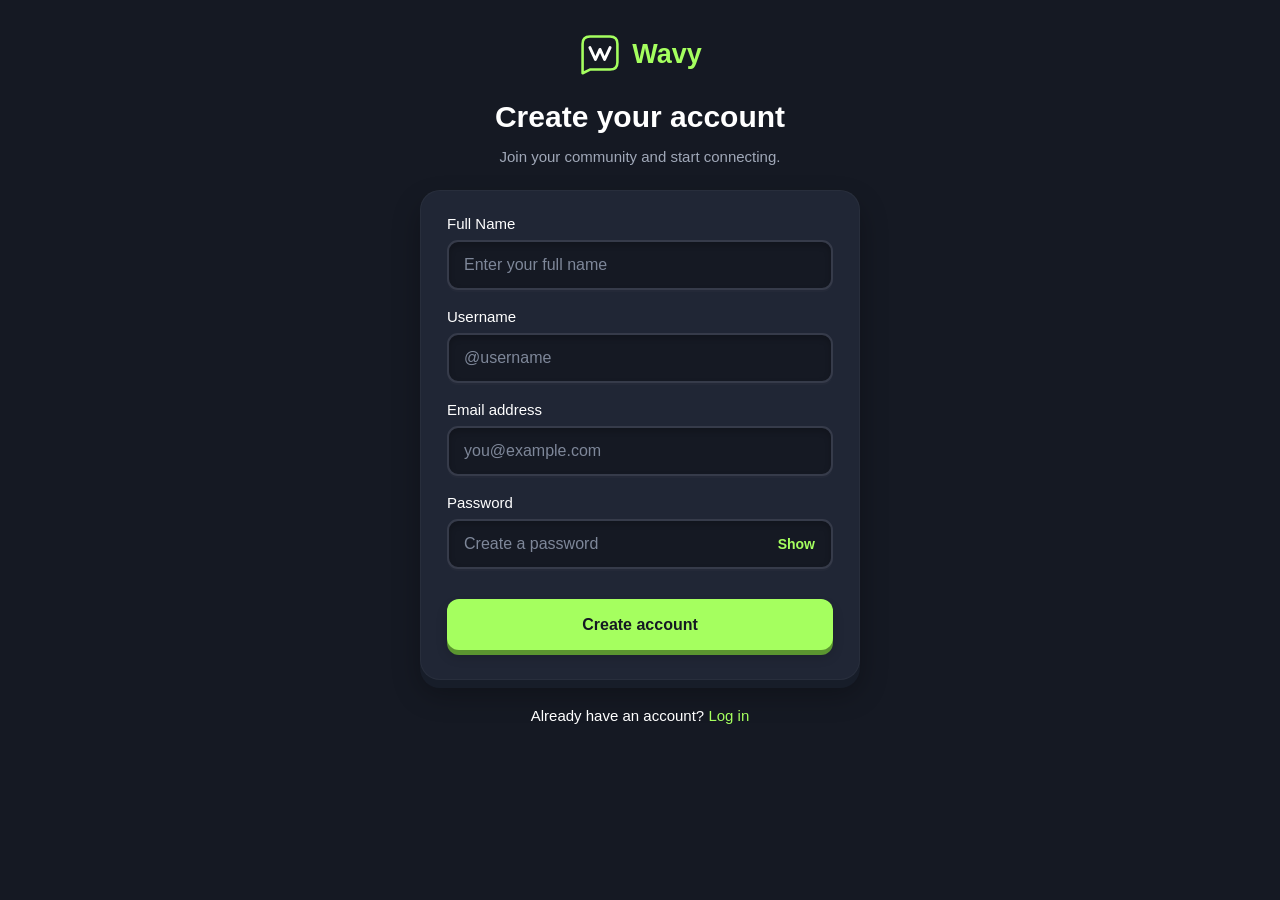
<file: index.html>
<!DOCTYPE html>
<html lang="en">
<head>
    <meta charset="UTF-8">
    <meta name="viewport" content="width=device-width, initial-scale=1.0">
    <meta name="theme-color" content="#151923">
    <meta name="description" content="Create your Wavy account.">

    <title>Create Account | Wavy</title>

    <link rel="stylesheet" href="./style.css?v=8">
    <script src="./script.js?v=8" defer></script>
</head>
<body>

    <header class="logo">
        <svg class="logo-icon" viewBox="0 0 48 48" role="img" aria-label="Wavy">
            <path d="M13 5 H35 Q43 5 43 13 V33 Q43 41 35 41 H13 L5 45 V13 Q5 5 13 5Z"
                  fill="none" stroke="#A5FF5F" stroke-width="2.8"
                  stroke-linejoin="round"/>
            <path d="M13 17 L19 30 L24 19 L29 30 L35 17"
                  fill="none" stroke="#FFFFFF" stroke-width="3.2"
                  stroke-linecap="round" stroke-linejoin="round"/>
        </svg>
        <span>Wavy</span>
    </header>

    <main class="page-content">

        <h1>Create your account</h1>
        <p class="subtitle">Join your community and start connecting.</p>

        <form class="register-form" id="registerForm" novalidate>

            <div class="form-group">
                <label for="fullname">Full Name</label>
                <input
                    type="text"
                    id="fullname"
                    name="fullname"
                    placeholder="Enter your full name"
                    autocomplete="name"
                    aria-describedby="fullnameError"
                >
                <p class="error-message" id="fullnameError" hidden></p>
            </div>

            <div class="form-group">
                <label for="username">Username</label>
                <input
                    type="text"
                    id="username"
                    name="username"
                    placeholder="@username"
                    autocomplete="username"
                    aria-describedby="usernameRules usernameError"
                >

                <ul class="username-checklist" id="usernameRules" hidden>
                    <li class="username-rule" data-rule="length">
                        <span class="rule-status">Not yet</span>
                        <span>3 to 20 characters</span>
                    </li>
                    <li class="username-rule" data-rule="characters">
                        <span class="rule-status">Not yet</span>
                        <span>Letters, numbers, _ or . only</span>
                    </li>
                    <li class="username-rule" data-rule="dots">
                        <span class="rule-status">Not yet</span>
                        <span>No dots at the start, end or side by side</span>
                    </li>
                </ul>

                <p class="error-message" id="usernameError" hidden></p>
            </div>

            <div class="form-group">
                <label for="email">Email address</label>
                <input
                    type="email"
                    id="email"
                    name="email"
                    placeholder="you@example.com"
                    autocomplete="email"
                    aria-describedby="emailError"
                >
                <p class="error-message" id="emailError" hidden></p>
            </div>

            <div class="form-group">
                <label for="password">Password</label>

                <div class="password-field">
                    <input
                        type="password"
                        id="password"
                        name="password"
                        placeholder="Create a password"
                        autocomplete="new-password"
                        aria-describedby="passwordStrength passwordRules passwordError"
                    >

                    <button
                        type="button"
                        class="password-toggle"
                        aria-label="Show password"
                        aria-pressed="false"
                    >Show</button>
                </div>

                <div class="password-strength" id="passwordStrength" hidden>
                    <div class="strength-track">
                        <span class="strength-fill" id="strengthFill"></span>
                    </div>
                    <span class="strength-label" id="strengthLabel"></span>
                </div>

                <ul class="password-checklist" id="passwordRules" hidden>
                    <li class="password-rule" data-rule="length">
                        <span class="rule-status">Not yet</span>
                        <span>At least 8 characters</span>
                    </li>
                    <li class="password-rule" data-rule="uppercase">
                        <span class="rule-status">Not yet</span>
                        <span>One uppercase letter (A-Z)</span>
                    </li>
                    <li class="password-rule" data-rule="lowercase">
                        <span class="rule-status">Not yet</span>
                        <span>One lowercase letter (a-z)</span>
                    </li>
                    <li class="password-rule" data-rule="number">
                        <span class="rule-status">Not yet</span>
                        <span>One number (0-9)</span>
                    </li>
                    <li class="password-rule" data-rule="special">
                        <span class="rule-status">Not yet</span>
                        <span>One special character (!@#$%)</span>
                    </li>
                </ul>

                <p class="error-message" id="passwordError" hidden></p>
            </div>

            <button type="submit" class="submit-button">
                Create account
            </button>

            <p class="form-message" aria-live="polite" hidden></p>

        </form>

        <p class="register-footer">
            Already have an account?
            <a href="./login.html">Log in</a>
        </p>

    </main>

</body>
</html>
</file>
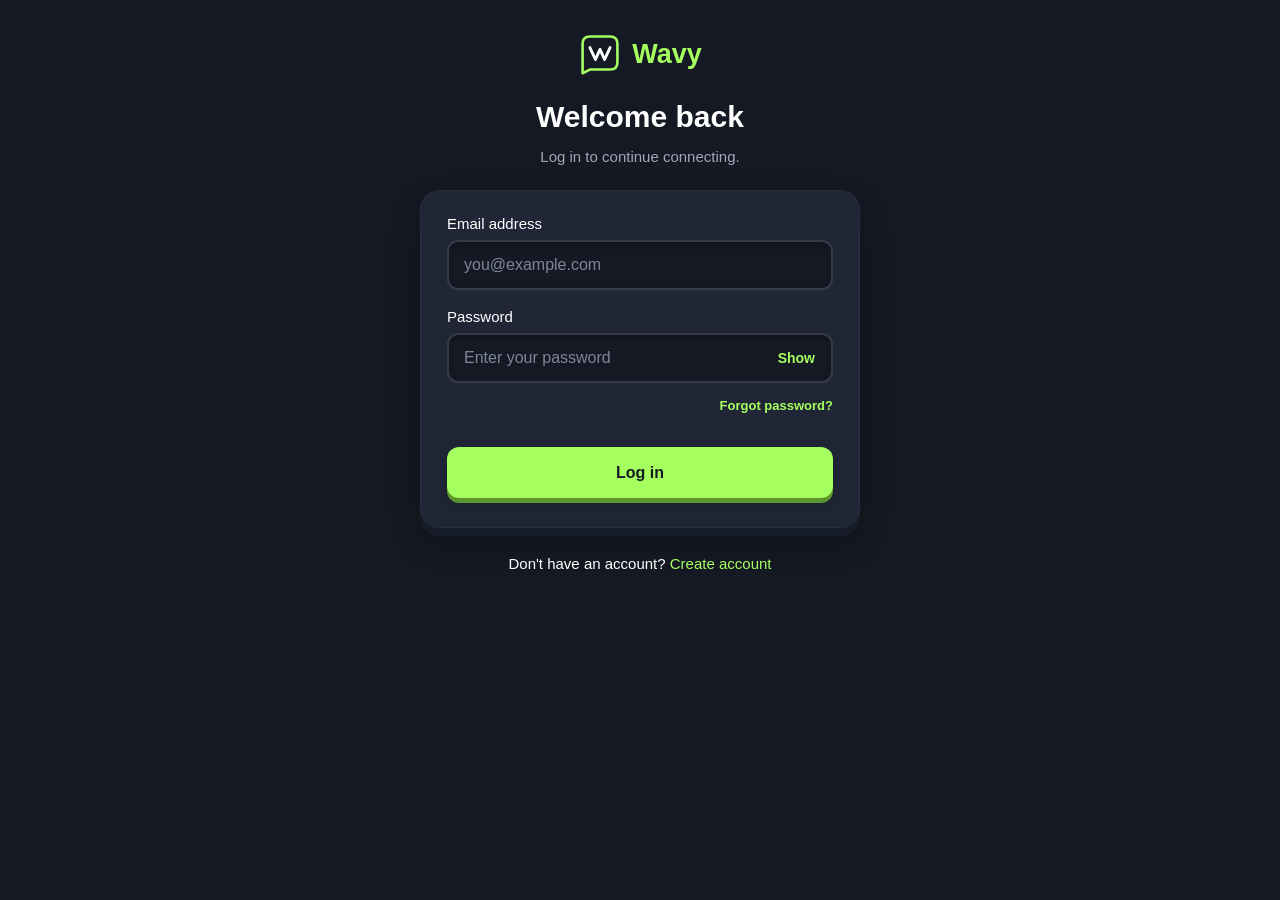
<file: login.html>
<!DOCTYPE html>
<html lang="en">
<head>
    <meta charset="UTF-8">
    <meta name="viewport" content="width=device-width, initial-scale=1.0">
    <meta name="theme-color" content="#151923">
    <meta name="description" content="Log in to your Wavy account.">

    <title>Log In | Wavy</title>

    <link rel="stylesheet" href="./style.css?v=8">
    <script src="./script.js?v=8" defer></script>
</head>
<body>

    <header class="logo">
        <svg class="logo-icon" viewBox="0 0 48 48" role="img" aria-label="Wavy">
            <path d="M13 5 H35 Q43 5 43 13 V33 Q43 41 35 41 H13 L5 45 V13 Q5 5 13 5Z"
                  fill="none" stroke="#A5FF5F" stroke-width="2.8"
                  stroke-linejoin="round"/>
            <path d="M13 17 L19 30 L24 19 L29 30 L35 17"
                  fill="none" stroke="#FFFFFF" stroke-width="3.2"
                  stroke-linecap="round" stroke-linejoin="round"/>
        </svg>
        <span>Wavy</span>
    </header>

    <main class="page-content">

        <h1>Welcome back</h1>
        <p class="subtitle">Log in to continue connecting.</p>

        <form class="register-form" id="loginForm" novalidate>

            <div class="form-group">
                <label for="email">Email address</label>
                <input
                    type="email"
                    id="email"
                    name="email"
                    placeholder="you@example.com"
                    autocomplete="email"
                    aria-describedby="emailError"
                >
                <p class="error-message" id="emailError" hidden></p>
            </div>

            <div class="form-group">
                <label for="password">Password</label>

                <div class="password-field">
                    <input
                        type="password"
                        id="password"
                        name="password"
                        placeholder="Enter your password"
                        autocomplete="current-password"
                        aria-describedby="passwordStrength passwordRules passwordError"
                    >

                    <button
                        type="button"
                        class="password-toggle"
                        aria-label="Show password"
                        aria-pressed="false"
                    >Show</button>
                </div>

                <!-- Same password strength meter as registration -->

                <div class="password-strength" id="passwordStrength" hidden>
                    <div class="strength-track">
                        <span class="strength-fill" id="strengthFill"></span>
                    </div>
                    <span class="strength-label" id="strengthLabel"></span>
                </div>

                <!-- Same five password rules -->

                <ul class="password-checklist" id="passwordRules" hidden>
                    <li class="password-rule" data-rule="length">
                        <span class="rule-status">Not yet</span>
                        <span>At least 8 characters</span>
                    </li>
                    <li class="password-rule" data-rule="uppercase">
                        <span class="rule-status">Not yet</span>
                        <span>One uppercase letter (A-Z)</span>
                    </li>
                    <li class="password-rule" data-rule="lowercase">
                        <span class="rule-status">Not yet</span>
                        <span>One lowercase letter (a-z)</span>
                    </li>
                    <li class="password-rule" data-rule="number">
                        <span class="rule-status">Not yet</span>
                        <span>One number (0-9)</span>
                    </li>
                    <li class="password-rule" data-rule="special">
                        <span class="rule-status">Not yet</span>
                        <span>One special character (!@#$%)</span>
                    </li>
                </ul>

                <p class="error-message" id="passwordError" hidden></p>

                <div class="forgot-row">
                    <button type="button" class="forgot-link" id="forgotPassword">
                        Forgot password?
                    </button>
                </div>
            </div>

            <button type="submit" class="submit-button">
                Log in
            </button>

            <p class="form-message" aria-live="polite" hidden></p>

        </form>

        <p class="register-footer">
            Don't have an account?
            <a href="./index.html">Create account</a>
        </p>

    </main>

</body>
</html>
</file>
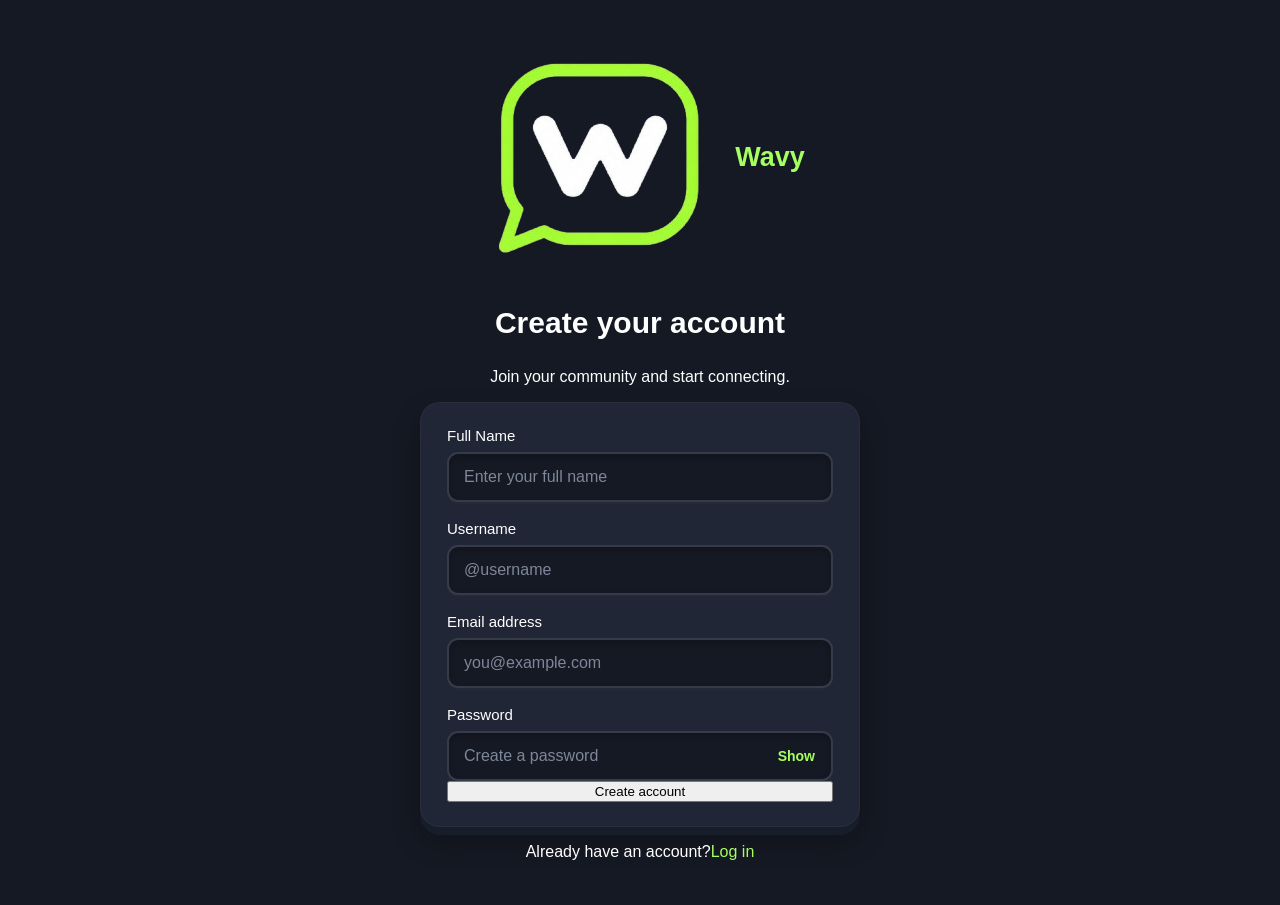
<file: Registration.html>
<html>
<head>
<title>Registration Page</title>
<link rel="stylesheet" href="style.css">
</head>
<body>
<div class="logo">
    <img src="wavy-logo.png" alt="Wavy logo">
    <span>Wavy</span>
</div>

<h1>Create your account</h1>
<p>Join your community and start connecting.</p>

<form class="register-form" novalidate>
<label for="fullname">Full Name</label>
<input 	type="text"
		id="fullname" 
		name="fullname" 
		placeholder="Enter your full name" 
		required>
<br>
<label for="username">Username</label>
<input 	type="text"
		id="username"
		name="username"
		placeholder="@username"
		required>
<br>
<label for="email">Email address</label>
<input 	type="email" 
		id="email" 
		name="email" 
		placeholder="you@example.com" required>
<br>

<label for="password">Password</label>

<div class="password-field">
    <input 	type="password" 
			id="password" 
			name="password"
			placeholder="Create a password" 
			required>

    <button type="button" 
			class="password-toggle"
            aria-label="Show password"
            aria-pressed="false">Show
    </button>
</div>
<button type="submit">Create account</button>
</form>
<p>Already have an account?<a href="login.html">Log in</a></p>
<script src="script.js" defer></script>
</body>
</html>
</file>
<file: style.css>
/* =================================
   WAVY — PREMIUM 3D LOGIN & REGISTRATION
================================= */

:root {
    --bg: #151923;
    --card: #202635;
    --input-bg: #151923;
    --border: #363B4A;

    --green: #A5FF5F;
    --green-hover: #B7FF82;
    --green-shadow: #5B9630;
    --green-deep: #426F25;

    --purple: #7C5CFC;
    --red: #FF7B82;
    --yellow: #FFC857;

    --text: #FFFFFF;
    --muted: #A0A8B8;

    --dark-shadow: #10141D;
    --card-shadow: rgba(0, 0, 0, 0.28);
}

* {
    box-sizing: border-box;
}

html {
    width: 100%;
    min-height: 100%;
    margin: 0;
    padding: 0;
    -webkit-text-size-adjust: 100%;
    scroll-behavior: smooth;
}

body {
    width: 100%;
    min-width: 0;
    min-height: 100vh;
    min-height: 100dvh;

    margin: 0;
    padding: 28px 16px;

    display: flex;
    flex-direction: column;
    align-items: center;

    overflow-x: hidden;

    background: var(--bg);
    color: var(--text);
    font-family: Arial, sans-serif;
}

/* =================================
   LOGO
================================= */

.logo {
    display: flex;
    align-items: center;
    justify-content: center;
    gap: 10px;
    margin: 4px 0 22px;
}

.logo-icon {
    display: block;
    width: 44px;
    height: 44px;
    flex-shrink: 0;
}

.logo span {
    color: var(--green);
    font-size: 27px;
    font-weight: bold;
}

/* =================================
   PAGE CONTENT
================================= */

.page-content {
    display: flex;
    flex-direction: column;
    align-items: center;

    width: 100%;
    max-width: 100%;
    min-width: 0;
}

h1 {
    width: 100%;
    margin: 0 0 10px;
    text-align: center;
    font-size: 30px;
    line-height: 1.25;
}

.subtitle {
    width: 100%;
    margin: 0 0 22px;
    text-align: center;
    font-size: 15px;
    line-height: 1.5;
    color: var(--muted);
}

/* =================================
   FORM CARD — LAYERED DESIGN
================================= */

.register-form {
    display: flex;
    flex-direction: column;

    width: min(440px, calc(100vw - 32px));
    max-width: 100%;
    min-width: 0;

    margin: 0 auto;
    padding: 24px 26px;

    background: var(--card);

    border: 1px solid rgba(255, 255, 255, 0.035);
    border-radius: 20px;

    box-shadow:
        0 8px 0 #171D29,
        0 14px 28px var(--card-shadow);
}

/* =================================
   FORM GROUPS
================================= */

.form-group {
    width: 100%;
    min-width: 0;
    margin: 0 0 18px;
}

.register-form label {
    display: block;
    margin: 0 0 8px;

    color: var(--text);
    font-size: 15px;
    font-weight: 500;
}

/* =================================
   INPUTS — INSET 3D DESIGN
================================= */

.register-form input {
    display: block;

    width: 100%;
    min-width: 0;
    max-width: 100%;
    height: 50px;

    padding: 0 15px;

    background: var(--input-bg);
    color: var(--text);

    border: 2px solid var(--border);
    border-radius: 11px;

    box-shadow:
        inset 0 3px 6px rgba(0, 0, 0, 0.20),
        0 2px 0 rgba(255, 255, 255, 0.015);

    font-family: inherit;
    font-size: 16px;

    transition:
        border-color 0.2s ease,
        box-shadow 0.2s ease,
        background-color 0.2s ease;
}

.register-form input::placeholder {
    color: #7E8799;
}

.register-form input:hover {
    border-color: #515B70;
}

.register-form input:focus {
    outline: none;

    border-color: var(--green);

    box-shadow:
        inset 0 2px 5px rgba(0, 0, 0, 0.15),
        0 0 0 3px rgba(165, 255, 95, 0.12);
}

.register-form input[aria-invalid="true"] {
    border-color: var(--red);

    box-shadow:
        inset 0 2px 5px rgba(0, 0, 0, 0.15),
        0 0 0 3px rgba(255, 123, 130, 0.10);
}

.register-form input[aria-invalid="false"] {
    border-color: var(--green);
}

/* =================================
   PASSWORD FIELD
================================= */

.password-field {
    position: relative;
    width: 100%;
    min-width: 0;
}

.password-field input {
    padding-right: 85px;
}

/* =================================
   SHOW / HIDE PASSWORD
================================= */

.password-toggle {
    position: absolute;
    top: 50%;
    right: 8px;
    transform: translateY(-50%);
    z-index: 2;

    width: auto;
    min-height: 0;

    margin: 0;
    padding: 8px 10px;

    background: transparent;
    color: var(--green);

    border: none;
    border-radius: 8px;
    box-shadow: none;

    font-family: inherit;
    font-size: 14px;
    font-weight: 600;

    cursor: pointer;

    transition:
        color 0.2s ease,
        background-color 0.2s ease;
}

.password-toggle[aria-pressed="true"] {
    color: var(--red);
}

.password-toggle:hover {
    background: rgba(165, 255, 95, 0.08);
}

.password-toggle[aria-pressed="true"]:hover {
    background: rgba(255, 123, 130, 0.08);
}

.password-toggle:active {
    transform: translateY(-50%);
    box-shadow: none;
}

.password-toggle:focus-visible,
.forgot-link:focus-visible {
    outline: 2px solid var(--green);
    outline-offset: 3px;
}

input[type="password"]::-ms-reveal,
input[type="password"]::-ms-clear {
    display: none;
}

/* =================================
   PASSWORD STRENGTH METER
================================= */

.password-strength {
    display: flex;
    flex-direction: column;
    gap: 7px;
    margin: 12px 0 5px;
}

.strength-track {
    width: 100%;
    height: 8px;
    overflow: hidden;

    background: #111620;
    border: 1px solid rgba(255, 255, 255, 0.04);
    border-radius: 20px;

    box-shadow: inset 0 2px 4px rgba(0, 0, 0, 0.35);
}

.strength-fill {
    display: block;
    width: 0;
    height: 100%;

    background: var(--red);
    border-radius: inherit;

    transition:
        width 0.25s ease,
        background-color 0.25s ease;
}

.strength-fill.weak {
    background: var(--red);
}

.strength-fill.fair {
    background: var(--yellow);
}

.strength-fill.strong {
    background: var(--green);
}

.strength-label {
    color: var(--muted);
    font-size: 12px;
}

/* =================================
   CHECKLIST
================================= */

.password-checklist,
.username-checklist {
    display: flex;
    flex-direction: column;
    gap: 7px;

    width: 100%;
    margin: 12px 0 8px;
    padding: 0;

    list-style: none;
}

.password-rule,
.username-rule {
    display: flex;
    align-items: center;
    gap: 9px;

    width: 100%;
    margin: 0;
    padding: 5px 9px;

    color: var(--red);
    background: rgba(255, 123, 130, 0.045);

    border: 1px solid rgba(255, 123, 130, 0.07);
    border-radius: 8px;

    font-size: 13px;
    line-height: 1.5;

    transition:
        color 0.2s ease,
        background-color 0.2s ease,
        border-color 0.2s ease;
}

.rule-status {
    flex: 0 0 64px;
    min-width: 64px;
    white-space: nowrap;

    color: var(--red);
    font-size: 13px;
    font-weight: 600;
}

.password-rule.valid,
.password-rule.valid .rule-status,
.username-rule.valid,
.username-rule.valid .rule-status {
    color: var(--green);
}

.password-rule.valid,
.username-rule.valid {
    background: rgba(165, 255, 95, 0.045);
    border-color: rgba(165, 255, 95, 0.10);
}

/* =================================
   ERROR MESSAGES
================================= */

.error-message {
    margin: 6px 0 0;
    padding-left: 2px;

    color: var(--red);
    font-size: 13px;
    line-height: 1.5;
}

/* =================================
   FORGOT PASSWORD
================================= */

.forgot-row {
    display: flex;
    justify-content: flex-end;
    margin-top: 11px;
}

.forgot-link {
    padding: 4px 0;

    background: transparent;
    color: var(--green);

    border: none;

    font-family: inherit;
    font-size: 13px;
    font-weight: 600;

    cursor: pointer;

    transition: color 0.2s ease;
}

.forgot-link:hover {
    color: var(--green-hover);
    text-decoration: underline;
}

/* =================================
   SUBMIT BUTTON — 3D RAISED DESIGN
================================= */

.submit-button {
    display: block;

    width: 100%;
    min-height: 51px;

    margin: 12px 0 5px;
    padding: 13px 16px;

    background: var(--green);
    color: var(--bg);

    border: none;
    border-radius: 12px;

    font-family: inherit;
    font-size: 16px;
    font-weight: 700;

    cursor: pointer;

    box-shadow:
        0 5px 0 var(--green-shadow),
        0 7px 12px rgba(0, 0, 0, 0.16);

    transition:
        background-color 0.18s ease,
        transform 0.1s ease,
        box-shadow 0.1s ease;
}

.submit-button:hover {
    background: var(--green-hover);

    box-shadow:
        0 5px 0 var(--green-shadow),
        0 9px 16px rgba(0, 0, 0, 0.20);
}

.submit-button:active {
    transform: translateY(5px);
    box-shadow: 0 0 0 var(--green-shadow);
}

.submit-button:focus-visible {
    outline: 3px solid var(--green);
    outline-offset: 5px;
}

/* =================================
   FORM FEEDBACK
================================= */

.form-message {
    margin: 16px 0 0;

    color: var(--green);
    font-size: 14px;
    line-height: 1.5;
    text-align: center;
}

.form-message.error {
    color: var(--red);
}

/* =================================
   FOOTER
================================= */

.register-footer {
    width: 100%;
    margin: 25px 0;

    text-align: center;
    font-size: 15px;
    line-height: 1.5;
}

a {
    color: var(--green);
    text-decoration: none;

    transition: color 0.2s ease;
}

a:hover {
    color: var(--green-hover);
    text-decoration: underline;
}

a:focus-visible {
    outline: 2px solid var(--green);
    outline-offset: 3px;
    border-radius: 3px;
}

/* =================================
   HIDDEN ELEMENTS
================================= */

[hidden] {
    display: none !important;
}

/* =================================
   TABLET
================================= */

@media (max-width: 768px) {
    body {
        padding: 24px 18px;
    }
}

/* =================================
   MOBILE
================================= */

@media (max-width: 600px) {
    body {
        padding: 22px 16px;
    }

    .logo {
        margin: 4px 0 20px;
    }

    .logo-icon {
        width: 42px;
        height: 42px;
    }

    .logo span {
        font-size: 25px;
    }

    h1 {
        font-size: 27px;
    }

    .subtitle {
        max-width: 360px;
        margin-bottom: 20px;
        font-size: 14px;
    }

    .register-form {
        width: 100%;
        max-width: 440px;
        padding: 22px 20px;

        border-radius: 18px;

        box-shadow:
            0 7px 0 #171D29,
            0 12px 24px var(--card-shadow);
    }

    .register-form input {
        height: 49px;
        font-size: 16px;
    }

    .submit-button {
        min-height: 50px;
        font-size: 16px;
    }

    .register-footer {
        font-size: 14px;
    }
}

/* =================================
   SMALL PHONES
================================= */

@media (max-width: 360px) {
    body {
        padding: 18px 12px;
    }

    .register-form {
        width: 100%;
        padding: 19px 16px;
    }

    h1 {
        font-size: 24px;
    }

    .rule-status {
        flex-basis: 60px;
        min-width: 60px;
    }
}

/* =================================
   REDUCED MOTION
================================= */

@media (prefers-reduced-motion: reduce) {
    *,
    *::before,
    *::after {
        transition-duration: 0.01ms !important;
        animation-duration: 0.01ms !important;
        scroll-behavior: auto !important;
    }
}
</file>
